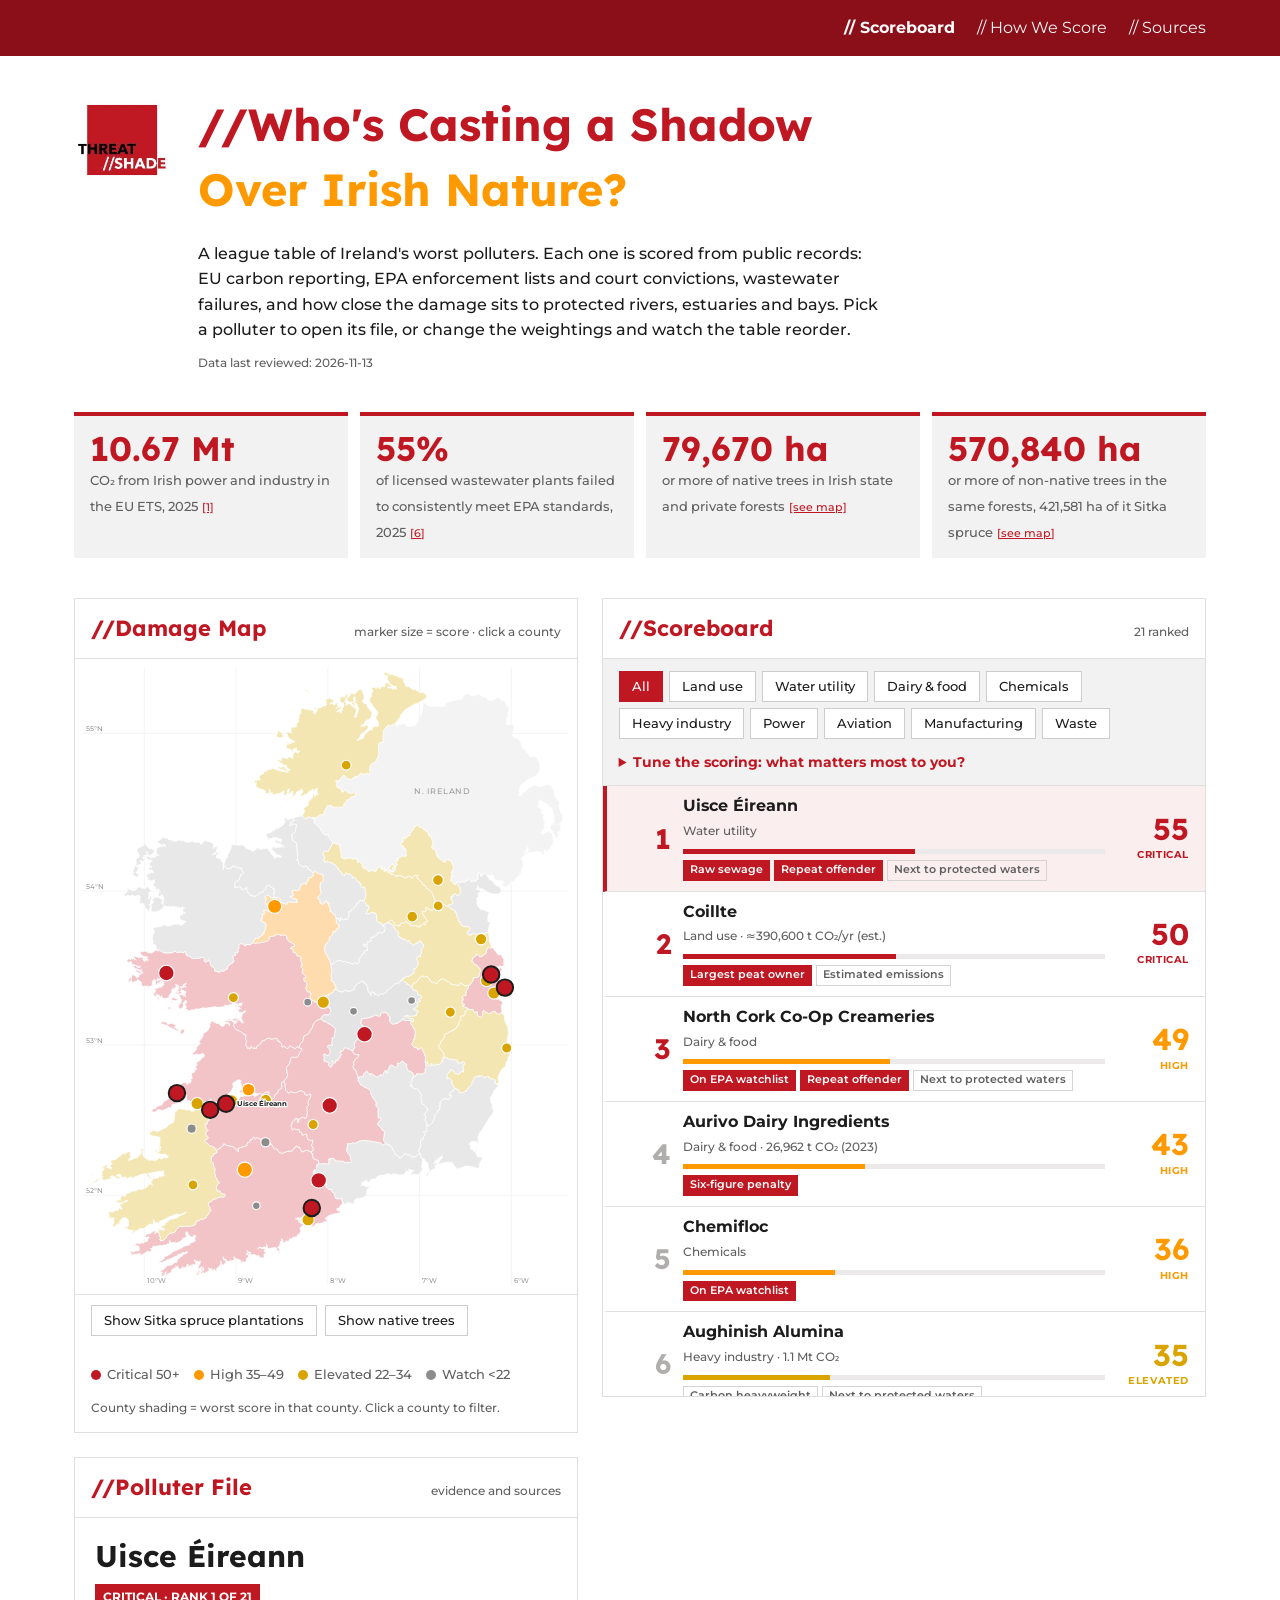
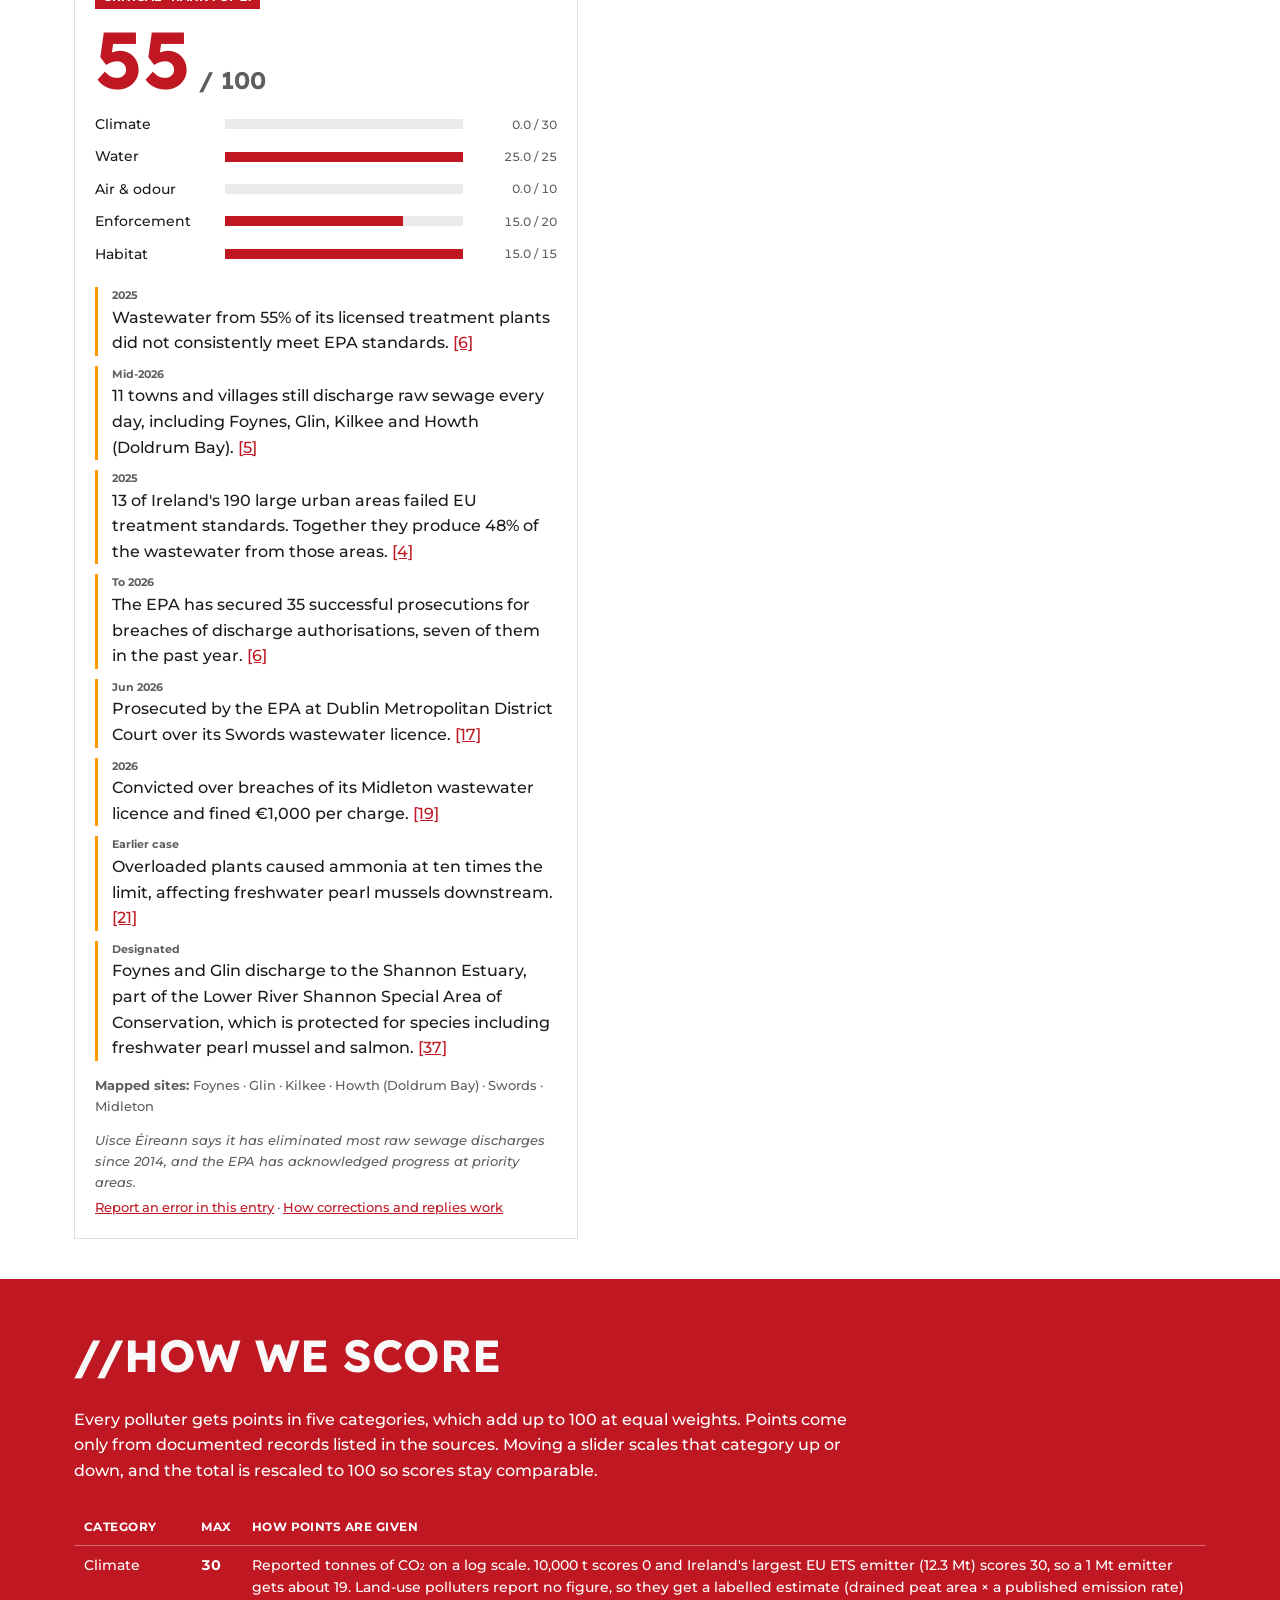
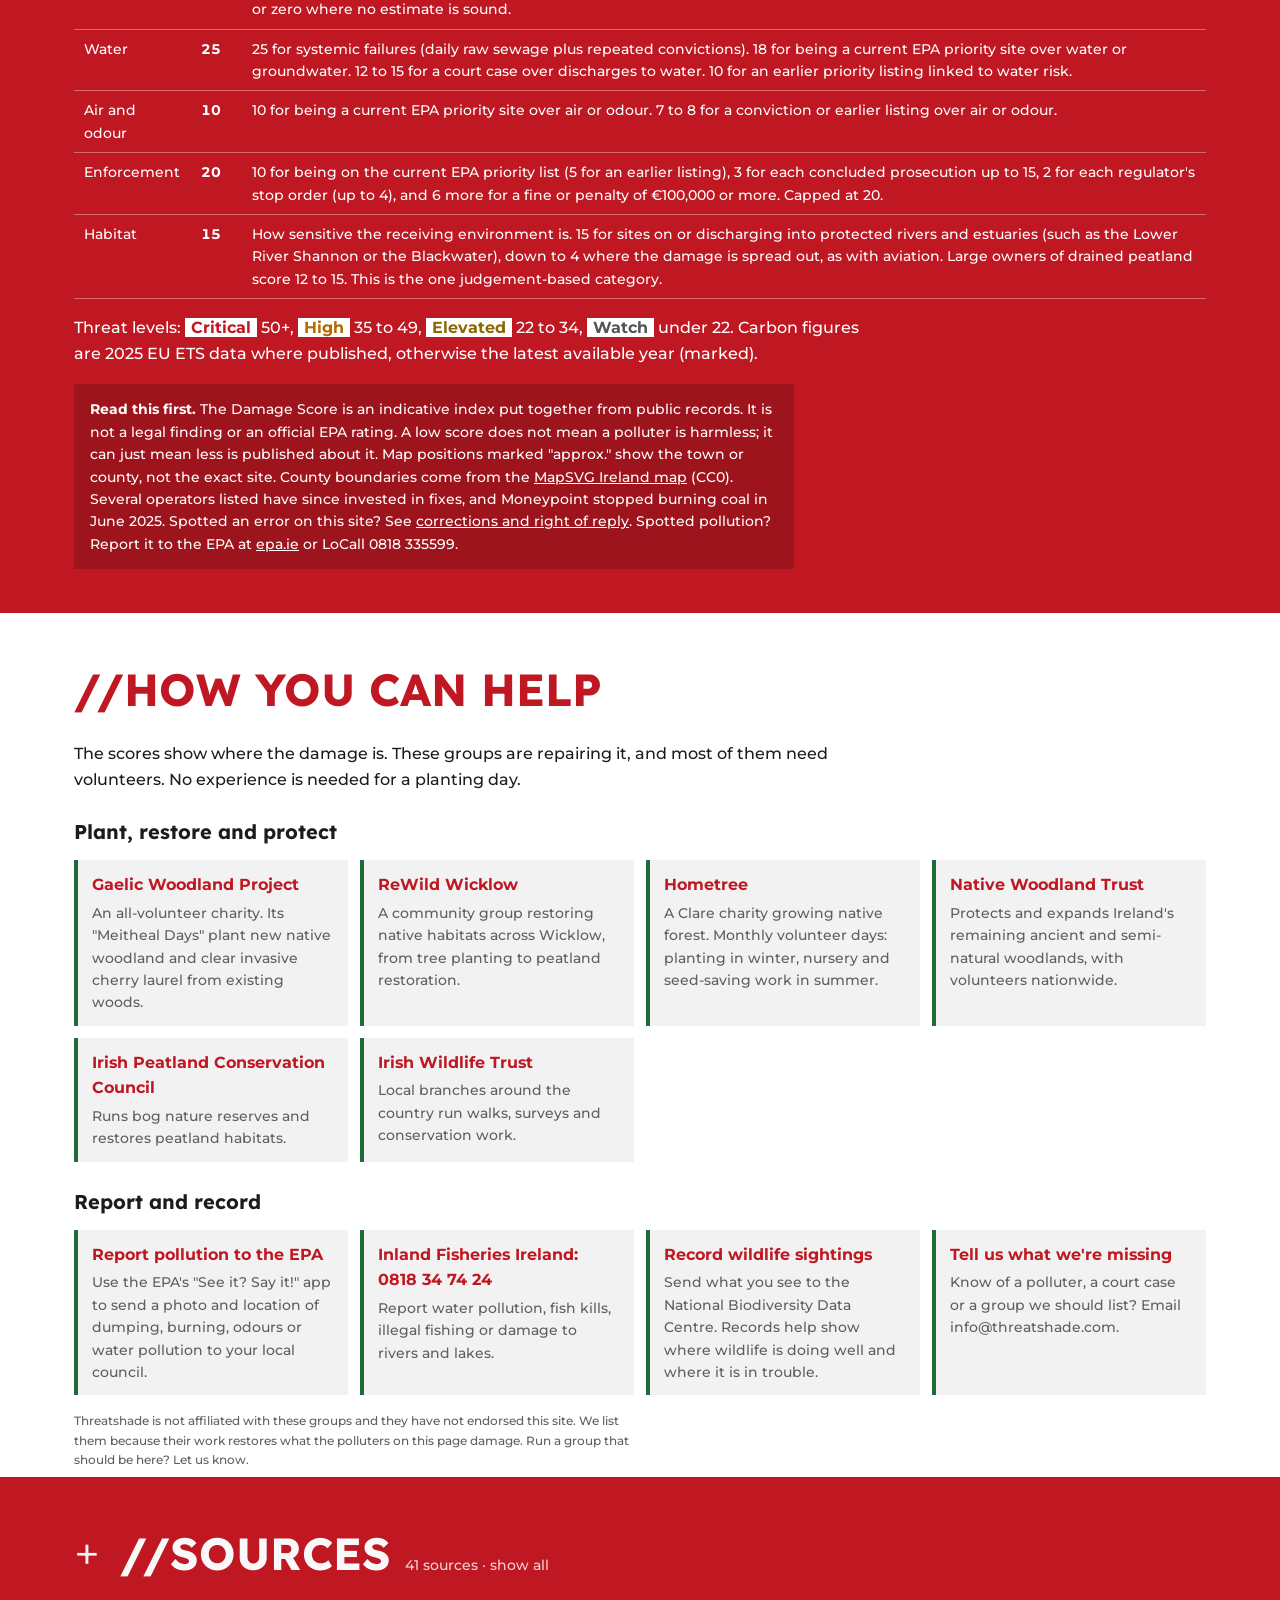
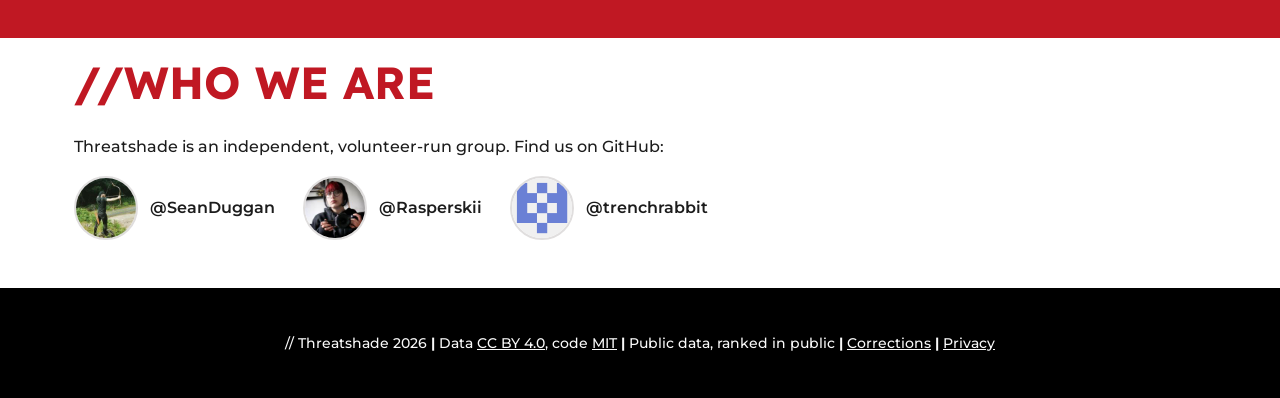
<file: site/index.html>
<!DOCTYPE html>
<html lang="en">
<head>
<meta charset="utf-8">
<meta name="viewport" content="width=device-width, initial-scale=1">
<title>Threatshade Polluter Scoreboard</title>
<meta name="description" content="A scoreboard and map of Ireland's worst polluters, built from public EPA, EU and court records.">
<meta name="referrer" content="strict-origin-when-cross-origin">
<link rel="icon" href="/favicon.ico" sizes="16x16 32x32 48x48">
<link rel="icon" href="/favicon.svg" type="image/svg+xml">
<link rel="apple-touch-icon" href="/assets/logo.jpg">
<link rel="manifest" href="/site.webmanifest">
<meta name="theme-color" content="#c01823">
<link rel="stylesheet" href="styles.css">
<script src="app.js" defer></script>
</head>
<body>
<header class="top">
  <div class="wrap">
    <nav aria-label="Sections">
      <a class="active" href="#scoreboard">// Scoreboard</a>
      <a href="#method">// How We Score</a>
      <a href="#sources">// Sources</a>
    </nav>
  </div>
</header>

<main>
  <section class="hero wrap">
    <div class="hero-grid">
      <img class="logo" src="assets/logo.jpg" alt="Threatshade logo" width="96" height="96">
      <div>
        <h1>//Who's Casting a Shadow <span class="o">Over Irish Nature?</span></h1>
        <p class="lede">A league table of Ireland's worst polluters. Each one is scored from public records: EU carbon reporting, EPA enforcement lists and court convictions, wastewater failures, and how close the damage sits to protected rivers, estuaries and bays. Pick a polluter to open its file, or change the weightings and watch the table reorder.</p>
        <p class="updated">Data last reviewed: <span id="reviewed">loading…</span></p>
      </div>
    </div>
    <div class="facts">
      <div class="fact"><b>10.67 Mt</b><span>CO₂ from Irish power and industry in the EU ETS, 2025</span> <a href="#src-1">[1]</a></div>
      <div class="fact"><b>55%</b><span>of licensed wastewater plants failed to consistently meet EPA standards, 2025</span> <a href="#src-6">[6]</a></div>
      <div class="fact"><b id="native-total">79,670 ha</b><span id="native-fact">or more of native trees in Irish state and private forests</span> <a href="#scoreboard" id="native-fact-link">[see map]</a></div>
      <div class="fact"><b id="nonnative-total">570,840 ha</b><span id="nonnative-fact">or more of non-native trees in the same forests, 421,581 ha of it Sitka spruce</span> <a href="#scoreboard" id="nonnative-fact-link">[see map]</a></div>
    </div>
  </section>

  <noscript><div class="wrap noscript">The scoreboard and map need JavaScript. The method and sources below still apply.</div></noscript>

  <section class="app wrap" id="scoreboard" aria-label="Map and scoreboard">
    <div class="leftcol">
      <div class="panel">
        <h2><span>//Damage Map</span><small>marker size = score · click a county</small></h2>
        <div class="mapbox">
          <svg id="map" role="img" aria-label="Map of Ireland showing scored polluter sites"></svg>
          <div class="tooltip" id="tip" role="status"></div>
        </div>
        <div class="legend" id="legend"></div>
        <section class="sitka-about" id="sitka-about" aria-labelledby="sitka-about-h" hidden>
          <h3 id="sitka-about-h">Why Sitka spruce matters</h3>
          <p>Sitka spruce is a North American conifer and Ireland's most planted tree. Native woodland now covers only about 1% of the country. Plantations can still support wildlife, especially when young, mixed or well managed, but research points to these costs:</p>
          <ul>
            <li><b>Fewer native species.</b> A study of 60 Irish forests found native woodlands were generally richer in species, and home to different ones, than plantations. In plantations, species numbers were lowest in the middle of the growing cycle, after the spruce canopy closed. <a href="https://www.ucc.ie/en/media/research/planforbio/pdfs/FORESTBIOFinalProjectReport.pdf" rel="noopener noreferrer">FORESTBIO, UCC and Trinity College Dublin, 2011</a></li>
            <li><b>Rivers.</b> Felling and replanting released sediment and phosphorus into streams, and forests planted on peat lost more acidity to water. <a href="https://www.epa.ie/publications/research/reports/research-169-hydrofor-assessment-of-the-impacts-of-forest-operations-on-the-ecological-quality-of-water.php" rel="noopener noreferrer">EPA HYDROFOR study, Research Report 169, 2016</a></li>
            <li><b>Pearl mussels.</b> Forestry is a significant pressure on 192 of the rivers at risk of failing water quality targets, mostly through fine sediment that smothers the critically endangered freshwater pearl mussel. <a href="https://catchments.ie/wp-content/uploads/2024/05/Impacts-of-Forestry-on-water-quality.pdf" rel="noopener noreferrer">EPA Catchments Unit</a></li>
            <li><b>Hen harriers.</b> Planting conifers on open uplands removes the moorland these birds of prey need; young plantations help briefly, but become unusable once the canopy closes. Breeding pairs fell 8.7% between 2010 and 2015. <a href="https://www.irishtimes.com/news/science/why-planting-trees-could-be-bad-for-ireland-s-hen-harriers-1.3694928" rel="noopener noreferrer">Irish Times, 2018</a></li>
            <li><b>Lost oak woods.</b> 90% of Ireland's protected habitats, woodland included, are in unfavourable condition, with forestry among the pressures. The National Parks and Wildlife Service estimates about 10,000 ha of old sessile oak woodland must be re-established. <a href="https://www.irishtimes.com/environment/2025/12/11/irelands-natural-habitats-decline-further-with-90-officially-in-poor-condition/" rel="noopener noreferrer">Irish Times, 2025</a> · <a href="https://www.farmersjournal.ie/planting-native-trees-on-the-uplands-885062" rel="noopener noreferrer">Farmers Journal, 2025</a></li>
          </ul>
        </section>
      </div>
      <div class="dossier" aria-live="polite">
        <div class="panel">
          <h2><span>//Polluter File</span><small>evidence and sources</small></h2>
          <div class="inner" id="dossier"></div>
        </div>
      </div>
    </div>

    <div class="panel boardpanel">
      <h2><span>//Scoreboard</span><small id="count"></small></h2>
      <div class="controls">
        <div class="chips" id="chips" role="group" aria-label="Filter by sector"></div>
        <div class="chips" id="countyfilter" aria-live="polite"></div>
        <details class="tune">
          <summary>Tune the scoring: what matters most to you?</summary>
          <div class="sliders" id="sliders"></div>
          <button class="reset" id="reset" type="button">Reset to equal weights</button>
        </details>
      </div>
      <ol class="board" id="board" role="listbox" aria-label="Polluters ranked by damage score"></ol>
    </div>
  </section>

  <section class="band" id="method"><div class="wrap">
    <h2 class="sec">//HOW WE SCORE</h2>
    <p>Every polluter gets points in five categories, which add up to 100 at equal weights. Points come only from documented records listed in the sources. Moving a slider scales that category up or down, and the total is rescaled to 100 so scores stay comparable.</p>
    <div class="tablewrap">
    <table class="mtable">
      <thead><tr><th>Category</th><th>Max</th><th>How points are given</th></tr></thead>
      <tbody>
        <tr><td>Climate</td><td>30</td><td>Reported tonnes of CO₂ on a log scale. 10,000 t scores 0 and Ireland's largest EU ETS emitter (12.3 Mt) scores 30, so a 1 Mt emitter gets about 19. Land-use polluters report no figure, so they get a labelled estimate (drained peat area × a published emission rate) or zero where no estimate is sound.</td></tr>
        <tr><td>Water</td><td>25</td><td>25 for systemic failures (daily raw sewage plus repeated convictions). 18 for being a current EPA priority site over water or groundwater. 12 to 15 for a court case over discharges to water. 10 for an earlier priority listing linked to water risk.</td></tr>
        <tr><td>Air and odour</td><td>10</td><td>10 for being a current EPA priority site over air or odour. 7 to 8 for a conviction or earlier listing over air or odour.</td></tr>
        <tr><td>Enforcement</td><td>20</td><td>10 for being on the current EPA priority list (5 for an earlier listing), 3 for each concluded prosecution up to 15, 2 for each regulator's stop order (up to 4), and 6 more for a fine or penalty of €100,000 or more. Capped at 20.</td></tr>
        <tr><td>Habitat</td><td>15</td><td>How sensitive the receiving environment is. 15 for sites on or discharging into protected rivers and estuaries (such as the Lower River Shannon or the Blackwater), down to 4 where the damage is spread out, as with aviation. Large owners of drained peatland score 12 to 15. This is the one judgement-based category.</td></tr>
      </tbody>
    </table>
    </div>
    <p class="tiers">Threat levels: <b class="c-crit">Critical</b> 50+, <b class="c-high">High</b> 35 to 49, <b class="c-elev">Elevated</b> 22 to 34, <b class="c-watch">Watch</b> under 22. Carbon figures are 2025 EU ETS data where published, otherwise the latest available year (marked).</p>
    <div class="disclaimer"><b>Read this first.</b> The Damage Score is an indicative index put together from public records. It is not a legal finding or an official EPA rating. A low score does not mean a polluter is harmless; it can just mean less is published about it. Map positions marked "approx." show the town or county, not the exact site. County boundaries come from the <a href="https://mapsvg.com/maps/ireland/" rel="noopener noreferrer">MapSVG Ireland map</a> (CC0). Several operators listed have since invested in fixes, and Moneypoint stopped burning coal in June 2025. Spotted an error on this site? See <a href="/corrections">corrections and right of reply</a>. Spotted pollution? Report it to the EPA at <a href="https://www.epa.ie/" rel="noopener noreferrer">epa.ie</a> or LoCall 0818 335599.</div>
  </div></section>

  <section class="wrap help" id="help">
    <h2 class="sec">//HOW YOU CAN HELP</h2>
    <p class="help-intro">The scores show where the damage is. These groups are repairing it, and most of them need volunteers. No experience is needed for a planting day.</p>

    <h3>Plant, restore and protect</h3>
    <ul class="help-grid">
      <li><a href="https://gaelicwoodlandproject.com/get-involved-2/" rel="noopener noreferrer">Gaelic Woodland Project</a><span>An all-volunteer charity. Its "Meitheal Days" plant new native woodland and clear invasive cherry laurel from existing woods.</span></li>
      <li><a href="https://rewildwicklow.ie/volunteer" rel="noopener noreferrer">ReWild Wicklow</a><span>A community group restoring native habitats across Wicklow, from tree planting to peatland restoration.</span></li>
      <li><a href="https://hometree.ie/volunteer" rel="noopener noreferrer">Hometree</a><span>A Clare charity growing native forest. Monthly volunteer days: planting in winter, nursery and seed-saving work in summer.</span></li>
      <li><a href="https://www.nativewoodlandtrust.ie/getting-involved" rel="noopener noreferrer">Native Woodland Trust</a><span>Protects and expands Ireland's remaining ancient and semi-natural woodlands, with volunteers nationwide.</span></li>
      <li><a href="https://www.ipcc.ie/help-ipcc/volunteering-with-ipcc/" rel="noopener noreferrer">Irish Peatland Conservation Council</a><span>Runs bog nature reserves and restores peatland habitats.</span></li>
      <li><a href="https://iwt.ie/get-involved/our-branches/" rel="noopener noreferrer">Irish Wildlife Trust</a><span>Local branches around the country run walks, surveys and conservation work.</span></li>
    </ul>

    <h3>Report and record</h3>
    <ul class="help-grid">
      <li><a href="https://www.epa.ie/" rel="noopener noreferrer">Report pollution to the EPA</a><span>Use the EPA's "See it? Say it!" app to send a photo and location of dumping, burning, odours or water pollution to your local council.</span></li>
      <li><a href="tel:+353818347424">Inland Fisheries Ireland: 0818 34 74 24</a><span>Report water pollution, fish kills, illegal fishing or damage to rivers and lakes.</span></li>
      <li><a href="https://records.biodiversityireland.ie/" rel="noopener noreferrer">Record wildlife sightings</a><span>Send what you see to the National Biodiversity Data Centre. Records help show where wildlife is doing well and where it is in trouble.</span></li>
      <li><a href="/corrections">Tell us what we're missing</a><span>Know of a polluter, a court case or a group we should list? Email info@threatshade.com.</span></li>
    </ul>
    <p class="help-note">Threatshade is not affiliated with these groups and they have not endorsed this site. We list them because their work restores what the polluters on this page damage. Run a group that should be here? Let us know.</p>
  </section>

  <section class="band sources" id="sources"><div class="wrap">
    <details class="srcbox" id="srcbox">
      <summary><h2 class="sec">//SOURCES <small id="srccount"></small></h2></summary>
      <ol class="srcs" id="srcs"></ol>
    </details>
  </div></section>

  <section class="wrap team" id="team">
    <h2 class="sec">//WHO WE ARE</h2>
    <p>Threatshade is an independent, volunteer-run group. Find us on GitHub:</p>
    <ul class="team-list">
      <li><a href="https://github.com/SeanDuggan" rel="noopener noreferrer"><img src="assets/team/seanduggan.jpg" alt="" width="64" height="64" loading="lazy"><span>@SeanDuggan</span></a></li>
      <li><a href="https://github.com/Rasperskii" rel="noopener noreferrer"><img src="assets/team/rasperskii.jpg" alt="" width="64" height="64" loading="lazy"><span>@Rasperskii</span></a></li>
      <li><a href="https://github.com/trenchrabbit" rel="noopener noreferrer"><img src="assets/team/trenchrabbit.png" alt="" width="64" height="64" loading="lazy"><span>@trenchrabbit</span></a></li>
    </ul>
  </section>
</main>

<footer>
  <div class="wrap">// Threatshade 2026 <b>|</b> Data <a href="https://github.com/SeanDuggan/threatshade/blob/main/LICENSE-DATA.md" rel="noopener noreferrer">CC BY 4.0</a>, code <a href="https://github.com/SeanDuggan/threatshade/blob/main/LICENSE" rel="noopener noreferrer">MIT</a> <b>|</b> Public data, ranked in public <b>|</b> <a href="/corrections">Corrections</a> <b>|</b> <a href="/privacy">Privacy</a></div>
</footer>
</body>
</html>
</file>
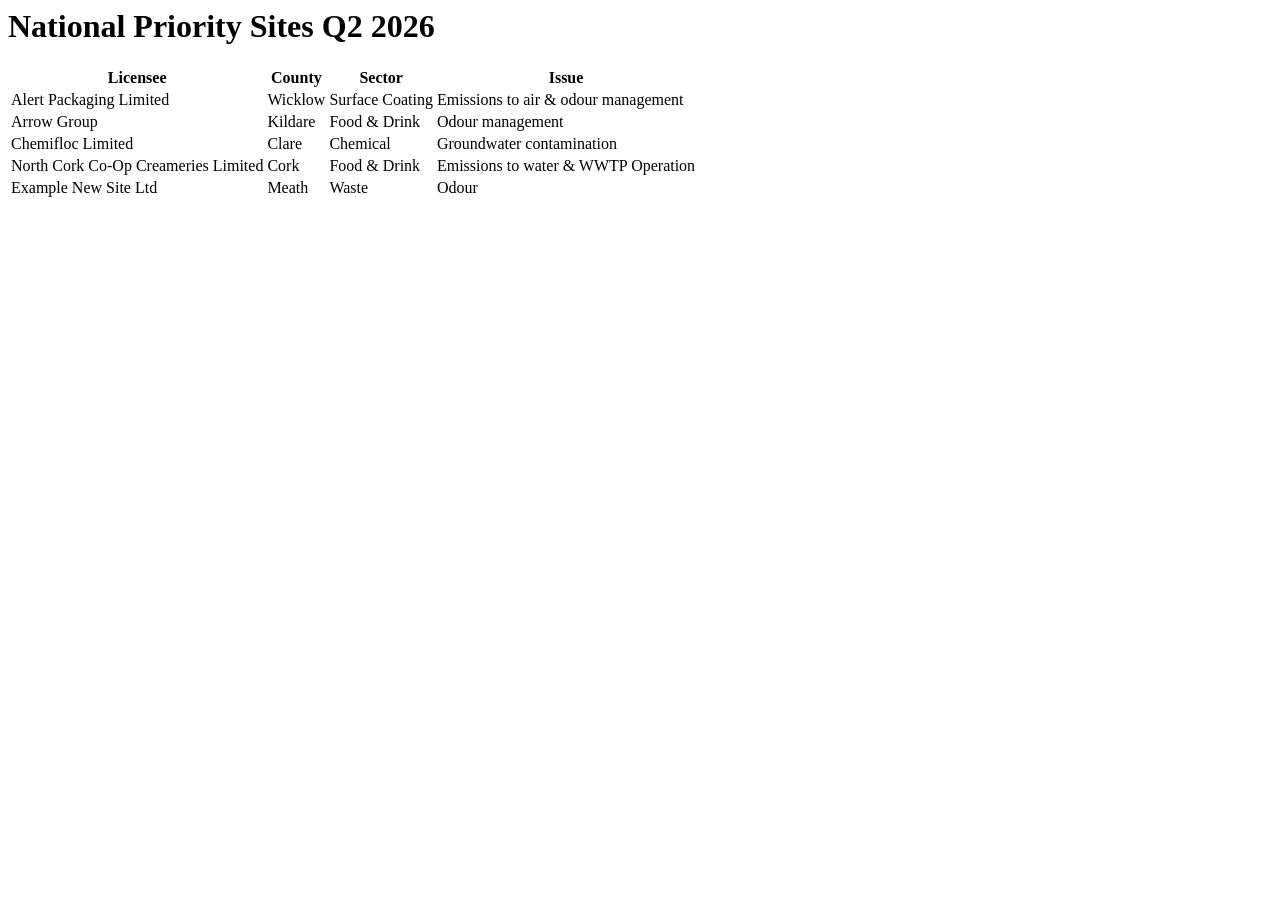
<file: tests/fixtures/nps_sample.html>
<html><body><h1>National Priority Sites Q2 2026</h1>
<table><thead><tr><th>Licensee</th><th>County</th><th>Sector</th><th>Issue</th></tr></thead>
<tbody>
<tr><td>Alert Packaging Limited</td><td>Wicklow</td><td>Surface Coating</td><td>Emissions to air &amp; odour management</td></tr>
<tr><td>Arrow Group</td><td>Kildare</td><td>Food &amp; Drink</td><td>Odour management</td></tr>
<tr><td>Chemifloc Limited</td><td>Clare</td><td>Chemical</td><td>Groundwater contamination</td></tr>
<tr><td>North Cork Co-Op Creameries Limited</td><td>Cork</td><td>Food &amp; Drink</td><td>Emissions to water &amp; WWTP Operation</td></tr>
<tr><td>Example New Site <script>alert(1)</script> Ltd</td><td>Meath</td><td>Waste</td><td>Odour</td></tr>
</tbody></table></body></html>
</file>
<file: site/styles.css>
@font-face{font-family:"Lexend";font-style:normal;font-weight:400 700;font-display:swap;src:url("assets/fonts/lexend-latin.woff2") format("woff2");unicode-range:U+0000-00FF, U+0131, U+0152-0153, U+02BB-02BC, U+02C6, U+02DA, U+02DC, U+0304, U+0308, U+0329, U+2000-206F, U+20AC, U+2122, U+2191, U+2193, U+2212, U+2215, U+FEFF, U+FFFD}
@font-face{font-family:"Montserrat";font-style:normal;font-weight:400 700;font-display:swap;src:url("assets/fonts/montserrat-latin.woff2") format("woff2");unicode-range:U+0000-00FF, U+0131, U+0152-0153, U+02BB-02BC, U+02C6, U+02DA, U+02DC, U+0304, U+0308, U+0329, U+2000-206F, U+20AC, U+2122, U+2191, U+2193, U+2212, U+2215, U+FEFF, U+FFFD}
@font-face{font-family:"Montserrat";font-style:italic;font-weight:500;font-display:swap;src:url("assets/fonts/montserrat-italic-latin.woff2") format("woff2");unicode-range:U+0000-00FF, U+0131, U+0152-0153, U+02BB-02BC, U+02C6, U+02DA, U+02DC, U+0304, U+0308, U+0329, U+2000-206F, U+20AC, U+2122, U+2191, U+2193, U+2212, U+2215, U+FEFF, U+FFFD}
@font-face{font-family:"Source Code Pro";font-style:normal;font-weight:400 700;font-display:swap;src:url("assets/fonts/sourcecodepro-latin.woff2") format("woff2");unicode-range:U+0000-00FF, U+0131, U+0152-0153, U+02BB-02BC, U+02C6, U+02DA, U+02DC, U+0304, U+0308, U+0329, U+2000-206F, U+20AC, U+2122, U+2191, U+2193, U+2212, U+2215, U+FEFF, U+FFFD}
:root{
  --red:#c01823;
  --red-dark:#8a0f18;
  --orange:#ff9900;
  --text:#1c1c1c;
  --muted:#5f5f5f;
  --paper:#ffffff;
  --soft:#f2f2f2;
  --line:#e0dede;
  --ink:#ffffff;
  --land:#e9e8e8;
  --crit:#c01823; --high:#ff9900; --elev:#d9a400; --watch:#8c8c8c;
  --display:"Lexend", "Montserrat", "Segoe UI", sans-serif;
  --body:"Montserrat", "Segoe UI", system-ui, sans-serif;
  --mono:"Source Code Pro", ui-monospace, Consolas, monospace;
  color-scheme: light;
}
*{box-sizing:border-box}
html,body{margin:0}
body{background:var(--paper);color:var(--text);font-family:var(--body);font-weight:500;font-size:16px;line-height:1.6}
a{color:var(--red)}
a:focus-visible,button:focus-visible,input:focus-visible,[tabindex]:focus-visible,summary:focus-visible{outline:2px solid var(--orange);outline-offset:2px}
h1,h2,h3{text-wrap:balance;margin:0}
.wrap{max-width:1180px;margin:0 auto;padding:0 24px}
.mono{font-family:var(--mono)}
.slash{color:inherit;margin-right:.1em}

header.top{background:var(--red-dark);position:sticky;top:0;z-index:20}
header.top .wrap{display:flex;align-items:center;justify-content:flex-end;gap:16px;min-height:56px;flex-wrap:wrap}
nav{display:flex;gap:22px;flex-wrap:wrap}
nav a{color:#f9f9f9;text-decoration:none;font-family:var(--body);font-weight:400;font-size:16px}
nav a.active{font-weight:700}
nav a:hover{text-decoration:underline}

.hero{padding-block:36px 28px}
.hero-grid{display:grid;grid-template-columns:96px minmax(0,1fr);gap:28px;align-items:start}
.logo{width:96px;height:96px;display:block}
.hero h1{font-family:var(--display);font-weight:700;font-size:clamp(22px,7cqi,45px);line-height:1.45;color:var(--red)}
.hero-grid > div:last-child{container-type:inline-size;min-width:0}
.hero h1 .o{color:var(--orange);display:block}
.hero p.lede{max-width:62ch;margin:18px 0 0}
.facts{display:grid;grid-template-columns:repeat(4,minmax(0,1fr));gap:12px;margin-top:28px}
.fact{background:var(--soft);padding:14px 16px;border-top:4px solid var(--red)}
.fact b{display:block;font-family:var(--display);font-weight:700;font-size:34px;line-height:1.1;color:var(--red);font-variant-numeric:tabular-nums}
.fact span{font-size:13px;color:var(--muted)}
.fact a{font-size:11px}

.app{display:grid;grid-template-columns:minmax(0,5fr) minmax(0,6fr);gap:24px;padding-block:12px 40px;align-items:start}
.leftcol{display:grid;gap:24px}
.boardpanel{position:sticky;top:72px}
ol.board{max-height:calc(100vh - 290px);min-height:420px;overflow-y:auto}
.panel{background:var(--paper);border:1px solid var(--line)}
.panel h2{font-family:var(--display);font-size:22px;font-weight:700;color:var(--red);padding:12px 16px;border-bottom:1px solid var(--line);display:flex;justify-content:space-between;align-items:baseline;gap:8px}
.panel h2 small{color:var(--muted);font-family:var(--body);font-weight:500;font-size:12px}

.mapbox{position:relative;padding:8px;background:var(--paper)}
#map{width:100%;height:auto;display:block}
#map .sea-grid line{stroke:#efefef;stroke-width:.8}
#map .grid-label{fill:#9a9a9a;font-family:var(--body);font-size:9px}
#map .ni-label{fill:#9a9a9a;font-family:var(--body);font-size:10px;letter-spacing:.1em}
.marker{cursor:pointer}
.marker circle.dot{stroke:#fff;stroke-width:1.5}
.marker circle.ring{fill:none;stroke-width:1.5;opacity:0;transform-box:fill-box;transform-origin:center}
.marker.crit circle.ring{animation:pulse 2.4s ease-out infinite}
.marker.dim{opacity:.18}
.marker.sel circle.dot{stroke:var(--text);stroke-width:2.5}
.marker text{fill:var(--text);font-family:var(--body);font-weight:700;font-size:9px;pointer-events:none;paint-order:stroke;stroke:#fff;stroke-width:3px}
@keyframes pulse{0%{opacity:.9;transform:scale(1)}100%{opacity:0;transform:scale(2.6)}}
.legend{display:flex;flex-wrap:wrap;gap:14px;padding:10px 16px 14px;font-size:13px;color:var(--muted);border-top:1px solid var(--line)}
.legend i{display:inline-block;width:10px;height:10px;border-radius:50%;margin-right:6px;vertical-align:-1px}
.tooltip{position:absolute;pointer-events:none;background:#fff;border:1px solid var(--line);box-shadow:0 2px 8px rgba(0,0,0,.12);padding:6px 9px;font-size:13px;max-width:240px;opacity:0;transition:opacity .15s}

.controls{padding:12px 16px;border-bottom:1px solid var(--line);display:grid;gap:12px;background:var(--soft)}
.chips{display:flex;flex-wrap:wrap;gap:6px}
.chip{font:inherit;font-size:13px;background:#fff;color:var(--text);border:1px solid #cfcccc;padding:4px 12px;cursor:pointer}
.chip[aria-pressed="true"]{background:var(--red);color:#fff;border-color:var(--red)}
.chip:hover{border-color:var(--red)}
details.tune summary{cursor:pointer;font-weight:700;font-size:14px;color:var(--red)}
.sliders{display:grid;grid-template-columns:repeat(auto-fit,minmax(200px,1fr));gap:10px 20px;margin-top:10px}
.sliders label{display:grid;grid-template-columns:1fr auto;gap:2px 8px;font-size:13px;align-items:center}
.sliders output{color:var(--muted);font-variant-numeric:tabular-nums}
.sliders input{grid-column:1/-1;accent-color:var(--red);width:100%}
.reset{font:inherit;font-size:12px;background:none;border:0;color:var(--muted);text-decoration:underline;cursor:pointer;padding:0;justify-self:start}

ol.board{list-style:none;margin:0;padding:0;position:relative}
.row{display:grid;grid-template-columns:48px minmax(0,1fr) 72px;gap:12px;align-items:center;padding:10px 16px;border-bottom:1px solid var(--line);cursor:pointer;border-left:4px solid transparent;background:#fff}
.row:hover{background:#faf6f6}
.row[aria-selected="true"]{background:#fbeeee;border-left-color:var(--red)}
.rank{font-family:var(--display);font-weight:700;font-size:28px;line-height:1;color:#b0adad;font-variant-numeric:tabular-nums;text-align:right}
.row:nth-child(-n+3) .rank{color:var(--red)}
.who b{display:block;font-size:16px;line-height:1.3;font-weight:700}
.who .meta{font-size:12px;color:var(--muted)}
.bar{height:5px;background:#ebe9e9;margin-top:6px;overflow:hidden}
.bar>span{display:block;height:100%;transition:width .5s}
.badges{display:flex;flex-wrap:wrap;gap:4px;margin-top:6px}
.badge{font-size:10.5px;font-weight:600;padding:1px 6px;border:1px solid #d6d3d3;color:var(--muted);white-space:nowrap}
.badge.hot{border-color:var(--red);color:#fff;background:var(--red)}
.score{text-align:right}
.score b{font-family:var(--display);font-weight:700;font-size:30px;line-height:1;font-variant-numeric:tabular-nums}
.score small{display:block;font-size:10px;font-weight:700;text-transform:uppercase;letter-spacing:.06em}
.empty{padding:20px 16px;color:var(--muted)}

.dossier .inner{display:grid;gap:22px;padding:20px}
.dossier h3{font-family:var(--display);font-weight:700;font-size:30px;line-height:1.2;color:var(--text)}
.tier{display:inline-block;font-size:12px;font-weight:700;padding:3px 8px;color:#fff;margin:10px 0}
.big{font-family:var(--display);font-weight:700;font-size:80px;line-height:1;font-variant-numeric:tabular-nums}
.big small{font-size:24px;color:var(--muted)}
.cats{display:grid;gap:10px;margin-top:14px}
.cat{display:grid;grid-template-columns:120px minmax(0,1fr) 84px;gap:10px;align-items:center;font-size:14px}
.cat .track{height:10px;background:#ebe9e9;overflow:hidden}
.cat .track span{display:block;height:100%;background:var(--red);transition:width .5s}
.cat .v{font-size:12px;color:var(--muted);text-align:right;white-space:nowrap;font-variant-numeric:tabular-nums}
.evidence{margin:0;padding:0;list-style:none;display:grid;gap:10px}
.evidence li{padding-left:14px;border-left:3px solid var(--orange)}
.evidence .d{font-size:11px;font-weight:700;color:var(--muted);display:block}
.sites{font-size:13px;color:var(--muted);margin-top:14px}
.note{font-size:13px;color:var(--muted);margin-top:14px;font-style:italic}

.band{background:var(--red);color:#fff;padding-block:40px 44px}
.band h2.sec{color:#f9f9f9}
.band a{color:#fff}
.band p{max-width:72ch}
section h2.sec{font-family:var(--display);font-weight:700;font-size:clamp(30px,4vw,45px);color:var(--red);margin-bottom:16px}
.mtable{width:100%;border-collapse:collapse;font-size:14px;margin-top:10px}
.mtable th,.mtable td{border-bottom:1px solid rgba(255,255,255,.35);padding:8px 10px;text-align:left;vertical-align:top}
.mtable th{font-size:12px;font-weight:700;text-transform:uppercase;letter-spacing:.04em}
.mtable td:nth-child(2){font-variant-numeric:tabular-nums;font-weight:700}
.tablewrap{overflow-x:auto}
.tiers b{background:#fff;padding:0 6px}
.disclaimer{background:rgba(0,0,0,.18);padding:14px 16px;font-size:14px;max-width:80ch;margin-top:18px}
section.sources{padding-block:40px 48px}
ol.srcs{columns:2;column-gap:32px;font-size:14px;padding-left:22px}
ol.srcs li{break-inside:avoid;margin-bottom:6px}
footer{background:#000;color:#f9f9f9;padding:44px 0;font-size:14px;text-align:center}
footer a{color:#f9f9f9}
.back-to-board{display:none}
@media (max-width:980px){
  .app{grid-template-columns:1fr}
  .leftcol{display:contents}
  .leftcol > .panel{order:1}
  .boardpanel{order:2}
  .dossier{order:3;scroll-margin-top:64px}
  .back-to-board{display:block;justify-self:start;font:inherit;font-size:14px;font-weight:600;color:var(--red);background:none;border:0;padding:10px 0;cursor:pointer}
  .boardpanel{position:static}
  ol.board{max-height:none}
  .facts{grid-template-columns:repeat(2,minmax(0,1fr))}
  ol.srcs{columns:1}
}
@media (max-width:560px){
  .hero-grid{grid-template-columns:1fr;gap:16px}
  .logo{width:72px;height:72px}
  .row{grid-template-columns:32px minmax(0,1fr) 56px;gap:8px;padding:10px 12px}
  .rank,.score b{font-size:24px}
  .cat{grid-template-columns:100px minmax(0,1fr) 78px}
  .big{font-size:64px}
  .wrap{padding:0 16px}
  header.top .wrap{min-height:48px;justify-content:center}
  nav{gap:14px;flex-wrap:nowrap}
  nav a{font-size:14px;padding:12px 0;white-space:nowrap}
  .hero{padding-block:24px 20px}
  .facts{gap:8px;margin-top:20px}
  .fact{padding:12px}
  .fact b{font-size:26px}
  .chip{padding:9px 12px;min-height:40px}
  .chips{gap:8px}
  .reset{padding:10px 0}
  .sitka-about{padding:4px 12px 14px}
  .panel h2{font-size:19px;flex-wrap:wrap}
}
@media (prefers-reduced-motion:reduce){*{animation:none!important;transition:none!important}}

.c-crit{color:var(--crit)} .c-high{color:var(--high)} .c-elev{color:var(--elev)} .c-watch{color:var(--watch)}
.bg-crit{background:var(--crit)} .bg-high{background:var(--high)} .bg-elev{background:var(--elev)} .bg-watch{background:var(--watch)}
.tiers .c-high{color:#b36b00} .tiers .c-elev{color:#8a6a00} .tiers .c-watch{color:#555}
.weight-tag{color:var(--muted);font-size:11px;margin-left:4px}
.updated{font-size:12px;color:var(--muted);margin-top:10px}
.noscript{background:var(--soft);padding:16px;border-left:4px solid var(--red)}

#map .county{fill:var(--land);stroke:#fff;stroke-width:.9;stroke-linejoin:round;cursor:pointer;transition:fill .3s}
#map .county:hover,#map .county:focus-visible{fill:#d9d6d6;outline:none}
#map .county.ni{fill:#f4f3f3;cursor:default}
#map .county.heat-crit{fill:#f2c4c7} #map .county.heat-high{fill:#ffdcae} #map .county.heat-elev{fill:#f3e6b3} #map .county.heat-watch{fill:#e4e4e4}
#map .county.heat-crit:hover{fill:#eba8ad} #map .county.heat-high:hover{fill:#ffcc8a} #map .county.heat-elev:hover{fill:#ecda93}
#map .county.active{stroke:var(--red);stroke-width:2.2}
#map .county:focus-visible{stroke:var(--orange);stroke-width:2.2}
.legend-note{flex-basis:100%;font-size:12px}
.county-chip{background:var(--text);color:#fff;border-color:var(--text)}
#countyfilter:empty{display:none}
#map .tree-layer{display:none;pointer-events:none}
#map .tree-layer.on{display:inline}
#map .tree-layer polygon{stroke:#fff;stroke-width:.6;stroke-opacity:.7}
#map .tree-layer.sitka .s1,.tree-key.sitka .s1{fill:#d9ecd0;background:#d9ecd0}
#map .tree-layer.sitka .s2,.tree-key.sitka .s2{fill:#a6d391;background:#a6d391}
#map .tree-layer.sitka .s3,.tree-key.sitka .s3{fill:#5fae5b;background:#5fae5b}
#map .tree-layer.sitka .s4,.tree-key.sitka .s4{fill:#2a7d3d;background:#2a7d3d}
#map .tree-layer.sitka .s5,.tree-key.sitka .s5{fill:#0d4a22;background:#0d4a22}
#map .tree-layer.native .s1,.tree-key.native .s1{fill:#e8def2;background:#e8def2}
#map .tree-layer.native .s2,.tree-key.native .s2{fill:#c6aedf;background:#c6aedf}
#map .tree-layer.native .s3,.tree-key.native .s3{fill:#9a74c4;background:#9a74c4}
#map .tree-layer.native .s4,.tree-key.native .s4{fill:#6a3d9a;background:#6a3d9a}
#map .tree-layer.native .s5,.tree-key.native .s5{fill:#3d1a63;background:#3d1a63}
.tree-buttons{flex-basis:100%;display:flex;flex-wrap:wrap;gap:8px}
.tree-toggle.sitka[aria-pressed="true"]{background:#1f6b3a;color:#fff;border-color:#1f6b3a}
.tree-toggle.native[aria-pressed="true"]{background:#6a3d9a;color:#fff;border-color:#6a3d9a}
.tree-keys{flex-basis:100%;display:grid;gap:10px}
.tree-keys:empty{display:none}
.tree-key{font-size:12px}
.tree-key[hidden]{display:none}
.tree-key p{margin:6px 0 0}
.tree-swatches{display:flex;flex-wrap:wrap;gap:10px;align-items:center}
.tree-swatches i.sw{display:inline-block;width:12px;height:12px;border-radius:0;margin-right:5px;vertical-align:-2px}
.sitka-about{padding:4px 16px 16px;font-size:13px;border-top:1px solid var(--line)}
.sitka-about[hidden]{display:none}
.sitka-about h3{font-family:var(--display);color:#1f6b3a;font-size:16px;margin:12px 0 6px}
.sitka-about p{margin:0 0 8px}
.sitka-about ul{margin:0;padding-left:18px}
.sitka-about li{margin:0 0 8px}
.sitka-about a{color:#1f6b3a}
.srcbox > summary{list-style:none;cursor:pointer}
.srcbox > summary::-webkit-details-marker{display:none}
.srcbox > summary h2.sec{display:flex;flex-wrap:wrap;align-items:baseline;gap:6px 14px;margin-bottom:0}
.srcbox > summary h2.sec::after{content:"+";order:-1;display:inline-block;width:.7em;font-family:var(--body);font-weight:400}
.srcbox[open] > summary h2.sec::after{content:"–"}
.srcbox > summary small{font-family:var(--body);font-size:14px;font-weight:500;color:var(--muted)}
.srcbox[open] > summary small{visibility:hidden}
.srcbox > summary:focus-visible{outline:2px solid var(--orange);outline-offset:4px}
.srcbox[open] ol.srcs{margin-top:16px}
ol.srcs li.hit{background:#fff3cd;outline:4px solid #fff3cd}
.prose{max-width:760px;padding-block:36px 56px}
.prose h1{font-family:var(--display);font-weight:700;font-size:clamp(30px,4vw,45px);color:var(--red);line-height:1.3}
.prose h2{font-family:var(--display);font-weight:700;font-size:22px;color:var(--red);margin:28px 0 8px}
.prose p,.prose li{max-width:68ch}
.prose ul{padding-left:20px}
.prose li{margin-bottom:6px}
.prose a{color:var(--red)}
section.team{padding-block:8px 48px}
section.team p{margin:0 0 16px}
.team-list{list-style:none;margin:0;padding:0;display:flex;flex-wrap:wrap;gap:16px 28px}
.team-list a{display:flex;align-items:center;gap:12px;color:var(--text);text-decoration:none;font-weight:600;min-height:44px}
.team-list a:hover span,.team-list a:focus-visible span{text-decoration:underline;color:var(--red)}
.team-list img{width:64px;height:64px;border-radius:50%;object-fit:cover;background:var(--soft);border:2px solid var(--line)}
.report-error{font-size:13px;margin:4px 0 0;color:var(--muted)}
.report-error a{color:var(--red)}
.corrections-log li{color:var(--muted)}
.why-points{margin-top:14px;font-size:13px}
.why-points summary{cursor:pointer;font-weight:700;color:var(--red)}
.why-points ul{margin:8px 0 0;padding-left:18px}
.why-points li{margin-bottom:6px}
.why-note{color:var(--muted);font-size:12px;margin:6px 0 0}
section.help{padding-block:40px 8px}
section.help h3{font-family:var(--display);font-weight:700;font-size:20px;color:var(--text);margin:24px 0 12px}
.help-intro{max-width:72ch;margin:0}
.help-grid{list-style:none;margin:0;padding:0;display:grid;grid-template-columns:repeat(auto-fill,minmax(260px,1fr));gap:12px}
.help-grid li{background:var(--soft);border-left:4px solid #1f6b3a;padding:12px 14px;display:flex;flex-direction:column;gap:4px}
.help-grid a{font-weight:700;color:var(--red);text-decoration:none}
.help-grid a:hover,.help-grid a:focus-visible{text-decoration:underline}
.help-grid span{font-size:14px;color:var(--muted)}
.help-note{font-size:12px;color:var(--muted);max-width:72ch;margin:16px 0 0}
.band.sources .srcbox > summary small{color:rgba(255,255,255,.8)}
.band.sources ol.srcs li.hit{background:#fff3cd;outline-color:#fff3cd;color:var(--text)}
.band.sources ol.srcs li.hit a{color:var(--red)}
.band.sources .srcbox > summary:focus-visible{outline-color:#fff}
</file>
